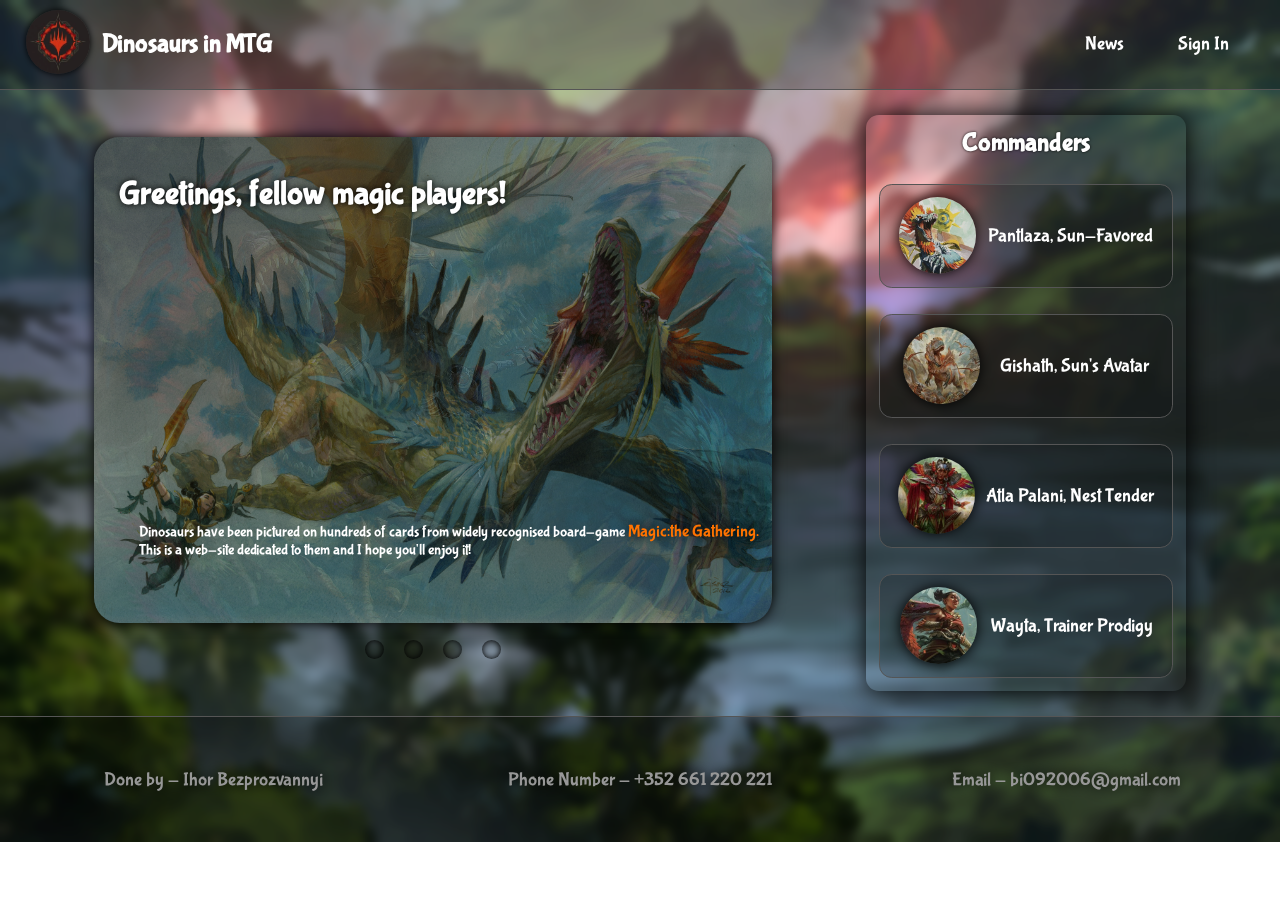
<file: index.html>
<!DOCTYPE html>
<html lang="en">

<head>
    <meta charset="UTF-8">
    <meta name="viewport" content="width=device-width, initial-scale=1.0">

    <link rel="stylesheet" href="css/style.css">
    <link rel="stylesheet" href="css/phone_main.css">

    <link rel="preconnect" href="https://fonts.googleapis.com">
    <link rel="preconnect" href="https://fonts.gstatic.com" crossorigin>
    <link href="https://fonts.googleapis.com/css2?family=Bubblegum+Sans&display=swap" rel="stylesheet">

    <link rel="preconnect" href="https://fonts.googleapis.com">
    <link rel="preconnect" href="https://fonts.gstatic.com" crossorigin>
    <link href="https://fonts.googleapis.com/css2?family=Rubik+Burned&family=Shantell+Sans:ital,wght@0,300..800;1,300..800&display=swap" rel="stylesheet">
    
    <title>Dinos</title>
</head>

<body onload="galleryOn()">
    <header>
        <div>
            <a href="index.html"><img src="img/logo.jpg" alt="" class="logo"></a>
            <h1>Dinosaurs in MTG</h1>
        </div>
        <nav>
            <a href="news.html">News</a>
            <a href="sign_in.html">Sign In</a>
        </nav>
    </header>
    <main>
        <div class="GreetingsDiv">
            <div class="EntranceDiv">
                <div class="EntranceTitleDiv">
                    <h1>Greetings, fellow magic players!</h1>
                </div>
                <div class="EntranceTextDiv">
                    <p>
                        Dinosaurs have been pictured on hundreds of cards from widely recognised board-game <span class="Magic">Magic:the Gathering.</span> 
                    </p>
                    <p>
                        This is a web-site dedicated to them and I hope you'll enjoy it! 
                    </p>
                </div>
                <img class="slide1" src="img/sample1.jpg" alt="">
                <img class="slide2" src="img/sample2.jpg" alt="">
            </div>
            <form action="">
                <input type="radio" name="img" id="img0" class="radio" onclick="changeManual(this)">
                <input type="radio" name="img" id="img1" class="radio" onclick="changeManual(this)">
                <input type="radio" name="img" id="img2" class="radio" onclick="changeManual(this)">
                <input type="radio" name="img" id="img3" class="radio" onclick="changeManual(this)">
            </form>
        </div>  
        <div class="CommandersDiv">
            <div class="CommandersGridDiv">
                <h2>Commanders</h2>
                <div class="GridElementDiv">
                    <img src="img/pantlaza icon.jpg" alt="Pantlaza">
                    <a href="pantlaza.html">Pantlaza, Sun-Favored</a>
                </div>
                <div class="GridElementDiv">
                    <img src="img/gishath icon.jpg" alt="Gishath">
                    <a href="gishath.html">Gishath, Sun's Avatar</a>
                </div>
                <div class="GridElementDiv">
                    <img src="img/alta palani icon.jpg" alt="Atla Palani">
                    <a href="atla_palani.html">Atla Palani, Nest Tender</a>
                </div>
                <div class="GridElementDiv">
                    <img src="img/wayta icon.jpg" alt="Wayta">
                    <a href="wayta.html">Wayta, Trainer Prodigy</a>
                </div>
            </div>
        </div>
    </main>
    <footer>
        <p>Done by - Ihor Bezprozvannyi</p>
        <p>Phone Number - +352 661 220 221</p>
        <p>Email - bi092006@gmail.com</p>
    </footer>
    <script src="js/script.js"></script>
    <script src="https://ajax.googleapis.com/ajax/libs/jquery/3.7.1/jquery.min.js"></script>
</body>

</html>
</file>
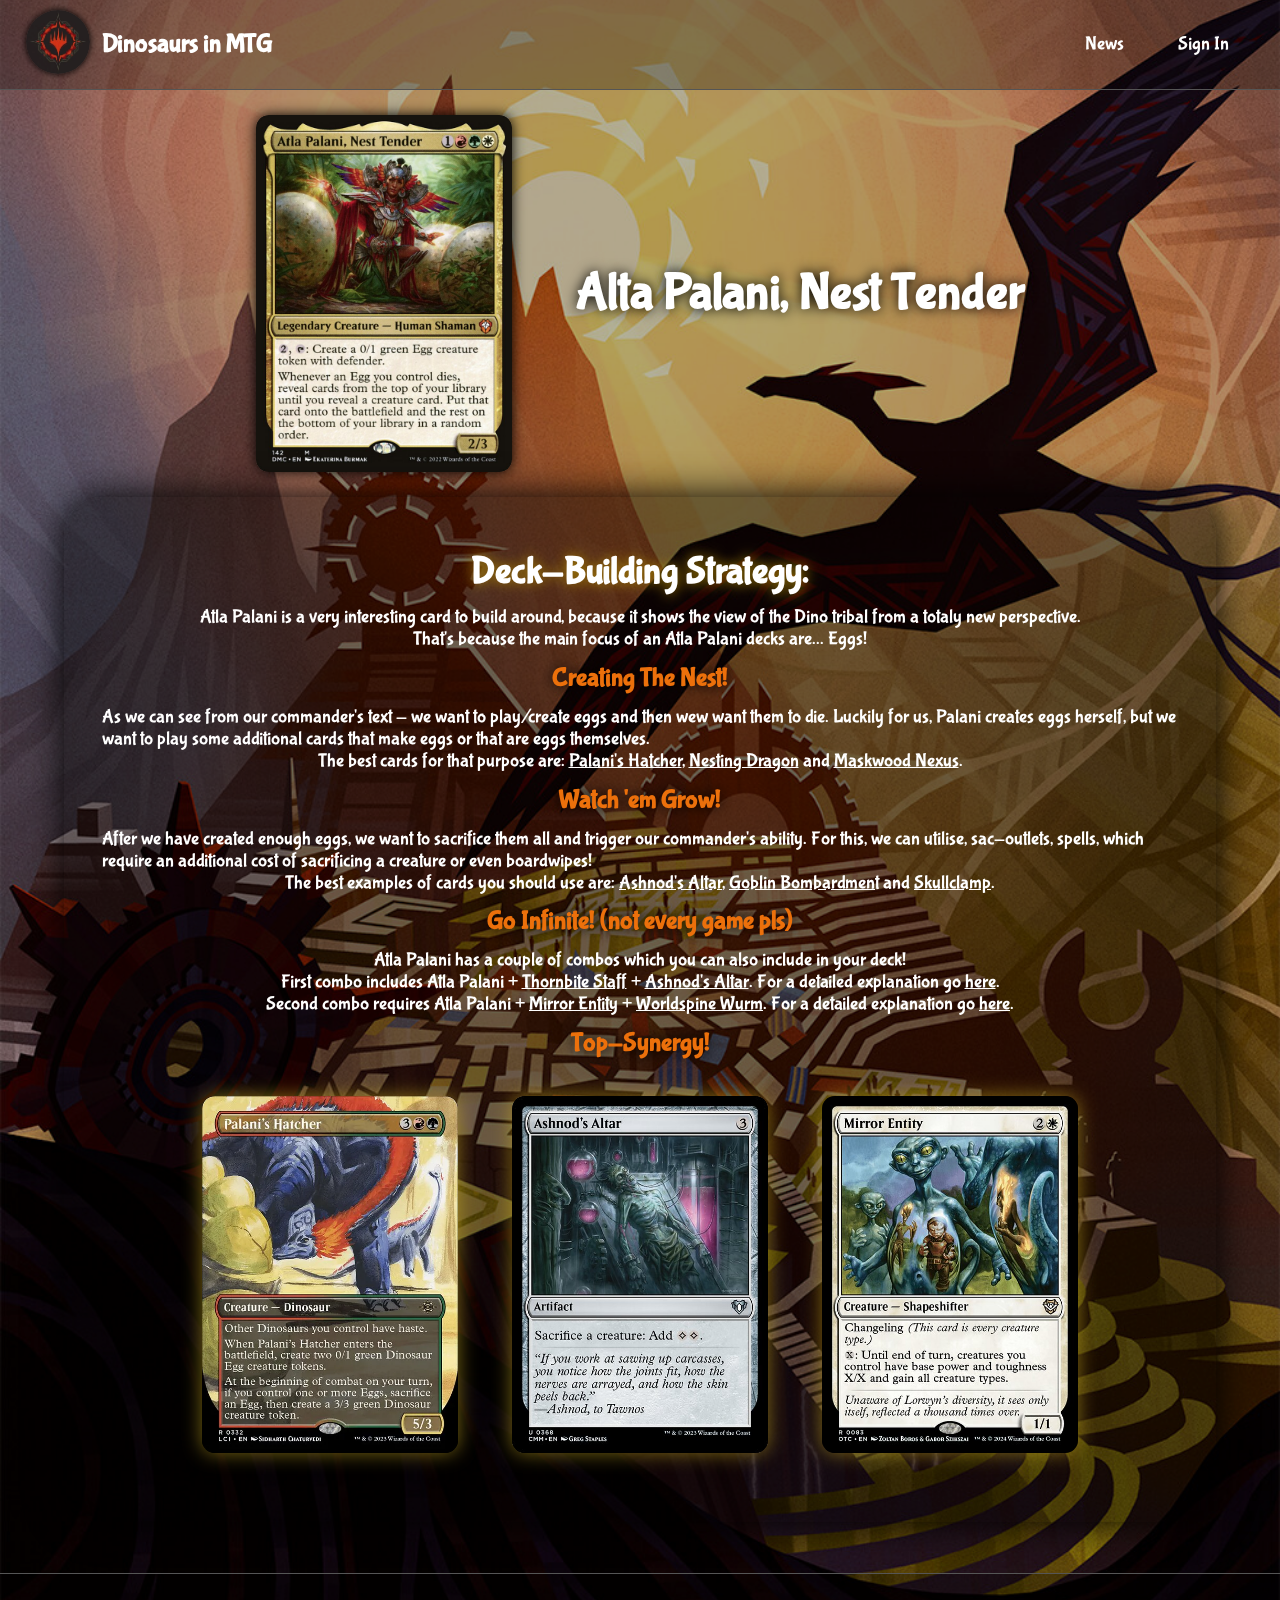
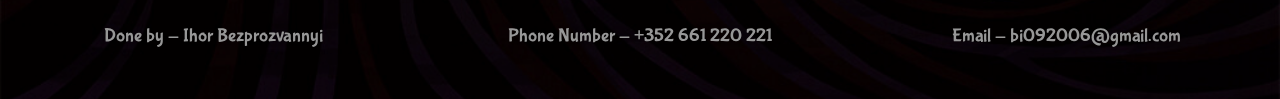
<file: atla_palani.html>
<!DOCTYPE html>
<html lang="en">
<head>
    <meta charset="UTF-8">
    <meta name="viewport" content="width=device-width, initial-scale=1.0">
    
    <link rel="stylesheet" href="css/commanders.css">
    <link rel="stylesheet" href="css/phone_commander.css">

    <link rel="preconnect" href="https://fonts.googleapis.com">
    <link rel="preconnect" href="https://fonts.gstatic.com" crossorigin>
    <link href="https://fonts.googleapis.com/css2?family=Bubblegum+Sans&display=swap" rel="stylesheet">

    <link rel="preconnect" href="https://fonts.googleapis.com">
    <link rel="preconnect" href="https://fonts.gstatic.com" crossorigin>
    <link href="https://fonts.googleapis.com/css2?family=Rubik+Burned&family=Shantell+Sans:ital,wght@0,300..800;1,300..800&display=swap" rel="stylesheet">

    <title>Document</title>
</head>
<body
    style=" background-image: url(img/alta_palani_back.jpg);
            background-position: center;
            background-repeat: no-repeat;
            background-size: cover  ;
            backdrop-filter: brightness(70%);
            ">
    <header>
        <div>
            <a href="index.html"><img src="img/logo.jpg" alt="" class="logo"></a>
            <h1>Dinosaurs in MTG</h1>
        </div>
        <nav>
            <a href="news.html">News</a>
            <a href="sign_in.html">Sign In</a>
        </nav>
    </header>
    <main>
        <div class="CommanderPreviewDiv">
            <img src="img/atla_palani_card.jpg" alt="">
            <h1>Alta Palani, Nest Tender</h1>
        </div>
        <div class="DescriptionDiv">
            <h1>Deck-Building Strategy:</h1>
            <p>
                Atla Palani is a very interesting card to build around, because it shows the view of the Dino tribal from a totaly new perspective.
            </p>
            <p>
                That's because the main focus of an Atla Palani decks are... Eggs!
            </p>
            <h2>Creating The Nest!</h2>
            <p>
                As we can see from our commander's text - we want to play/create eggs and then wew want them to die. 
                Luckily for us, Palani creates eggs herself, but we want to play some additional cards that make eggs or that are eggs themselves.
            </p>
            <p>
                The best cards for that purpose are: 
                <a href="https://scryfall.com/card/lci/237/palanis-hatcher">Palani's Hatcher</a>, <a href="https://scryfall.com/card/otc/176/nesting-dragon">Nesting Dragon</a> and <a href="https://scryfall.com/card/clb/865/maskwood-nexus">Maskwood Nexus</a>.
            </p>
            <h2>Watch 'em Grow!</h2>
            <p>
                After we have created enough eggs, we want to sacrifice them all and trigger our commander's ability.
                For this, we can utilise, sac-outlets, spells, which require an additional cost of sacrificing a creature or even boardwipes!
            </p>
            <p>
                The best examples of cards you should use are: 
                <a href="https://scryfall.com/card/cmm/368/ashnods-altar">Ashnod's Altar</a>, <a href="https://scryfall.com/card/mh2/279/goblin-bombardment">Goblin Bombardment</a> and <a href="https://scryfall.com/card/moc/379/skullclamp">Skullclamp</a>.
            </p>
            <h2>Go Infinite! (not every game pls)</h2>
            <p>
                Atla Palani has a couple of combos which you can also include in your deck!
            </p>
            <p>
                First combo includes Atla Palani + <a href="https://scryfall.com/card/mor/145/thornbite-staff">Thornbite Staff</a> + <a href="https://scryfall.com/card/cmm/368/ashnods-altar">Ashnod's Altar</a>. For a detailed explanation go <a href="https://edhrec.com/combos/naya/240-2034-2178">here</a>.
            </p>
            <p>
                Second combo requires Atla Palani + <a href="https://scryfall.com/card/otc/83/mirror-entity">Mirror Entity</a> + <a href="https://scryfall.com/card/dsc/206/worldspine-wurm">Worldspine Wurm</a>. For a detailed explanation go <a href="https://edhrec.com/combos/naya/240-4486-5209">here</a>.
            </p>
            <h2>Top-Synergy!</h2>
            <div>
                <img src="img/haste1.webp" alt="">
                <img src="img/ashnods_altar.jpg" alt="">
                <img src="img/mirror_entity.jpg" alt="">
            </div>
        </div>
    </main>
    <footer>
        <p>Done by - Ihor Bezprozvannyi</p>
        <p>Phone Number - +352 661 220 221</p>
        <p>Email - bi092006@gmail.com</p>
    </footer>
</body>
</file>
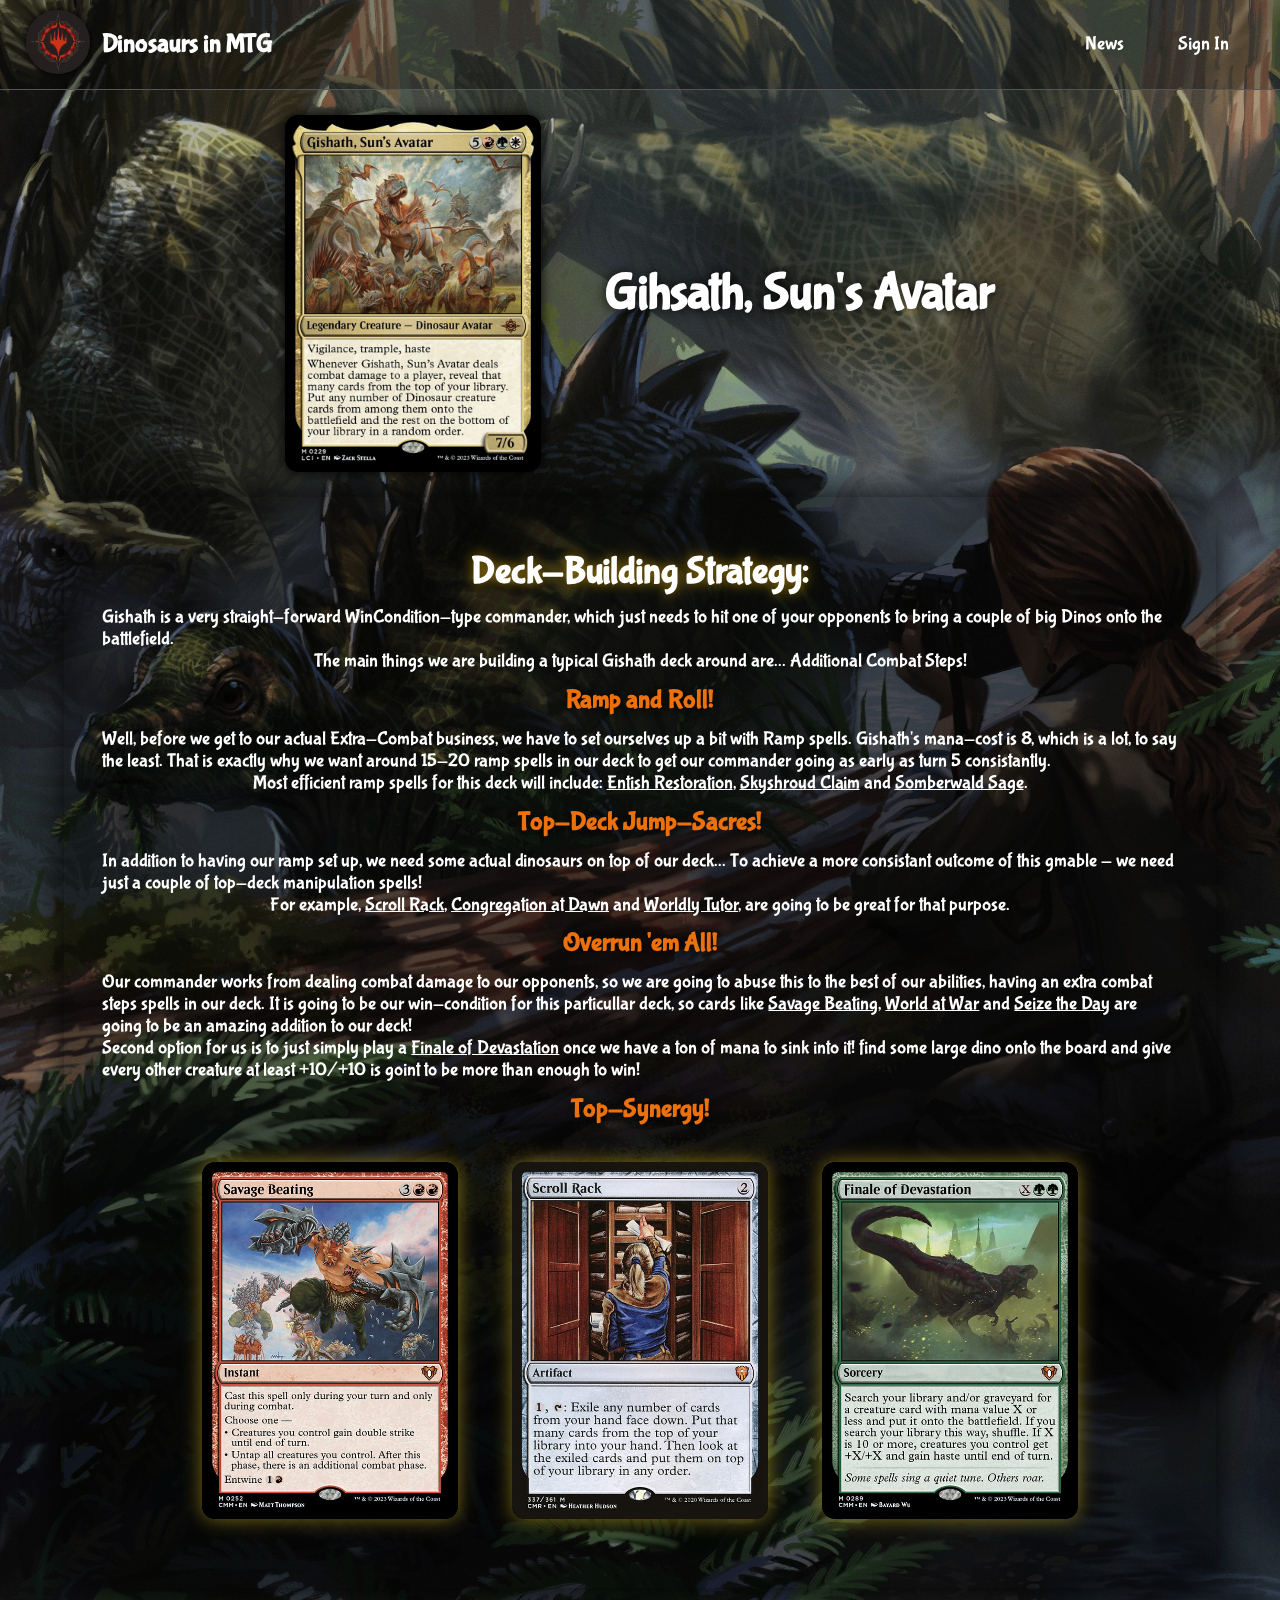
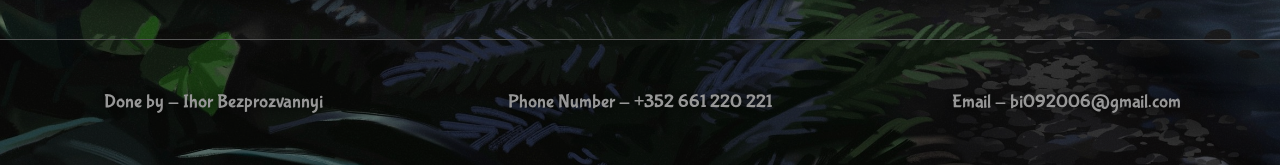
<file: gishath.html>
<!DOCTYPE html>
<html lang="en">
<head>
    <meta charset="UTF-8">
    <meta name="viewport" content="width=device-width, initial-scale=1.0">
    
    <link rel="stylesheet" href="css/commanders.css">
    <link rel="stylesheet" href="css/phone_commander.css">

    <link rel="preconnect" href="https://fonts.googleapis.com">
    <link rel="preconnect" href="https://fonts.gstatic.com" crossorigin>
    <link href="https://fonts.googleapis.com/css2?family=Bubblegum+Sans&display=swap" rel="stylesheet">

    <link rel="preconnect" href="https://fonts.googleapis.com">
    <link rel="preconnect" href="https://fonts.gstatic.com" crossorigin>
    <link href="https://fonts.googleapis.com/css2?family=Rubik+Burned&family=Shantell+Sans:ital,wght@0,300..800;1,300..800&display=swap" rel="stylesheet">

    <title>Document</title>
</head>
<body
    style=" background-image: url(img/gishath_back.jpg);
            background-position: center;
            background-repeat: no-repeat;
            background-size: cover  ;
            backdrop-filter: brightness(70%);
            ">
    <header>
        <div>
            <a href="index.html"><img src="img/logo.jpg" alt="" class="logo"></a>
            <h1>Dinosaurs in MTG</h1>
        </div>
        <nav>
            <a href="news.html">News</a>
            <a href="sign_in.html">Sign In</a>
        </nav>
    </header>
    <main>
        <div class="CommanderPreviewDiv">
            <img src="img/gishath_card.jpg" alt="">
            <h1>Gihsath, Sun's Avatar</h1>
        </div>
        <div class="DescriptionDiv">
            <h1>Deck-Building Strategy:</h1>
            <p>
                Gishath is a very straight-forward WinCondition-type commander, which just needs to hit one of your opponents to bring a couple of big Dinos onto the battlefield.
            </p>
            <p>
                The main things we are building a typical Gishath deck around are... Additional Combat Steps!
            </p>
            <h2>Ramp and Roll!</h2>
            <p>
                Well, before we get to our actual Extra-Combat business, we have to set ourselves up a bit with Ramp spells. 
                Gishath's mana-cost is 8, which is a lot, to say the least.
                That is exactly why we want around 15-20 ramp spells in our deck to get our commander going as early as turn 5 consistantly. 
            </p>
            <p>
                Most efficient ramp spells for this deck will include: 
                <a href="https://scryfall.com/card/ltr/163/entish-restoration">Entish Restoration</a>, <a href="https://scryfall.com/card/cmm/321/skyshroud-claim">Skyshroud Claim</a> and <a href="https://scryfall.com/card/mic/144/somberwald-sage">Somberwald Sage</a>.
            </p>
            <h2>Top-Deck Jump-Sacres!</h2>
            <p>
                In addition to having our ramp set up, we need some actual dinosaurs on top of our deck... 
                To achieve a more consistant outcome of this gmable - we need just a couple of top-deck manipulation spells!
            </p>
            <p>
                For example, <a href="https://scryfall.com/card/cmr/337/scroll-rack">Scroll Rack</a>, <a href="https://scryfall.com/card/rav/198/congregation-at-dawn">Congregation at Dawn</a> and <a href="https://scryfall.com/card/dmr/185/worldly-tutor">Worldly Tutor</a>, 
                are going to be great for that purpose.
            </p>
            <h2>Overrun 'em All!</h2>
            <p>
                Our commander works from dealing combat damage to our opponents, so we are going to abuse this to the best of our abilities, having an extra combat steps spells in our deck.
                It is going to be our win-condition for this particullar deck, so cards like <a href="https://scryfall.com/card/cmm/252/savage-beating">Savage Beating</a>, <a href="https://scryfall.com/card/roe/172/world-at-war">World at War</a> and <a href="https://scryfall.com/card/uma/147/seize-the-day">Seize the Day</a>
                are going to be an amazing addition to our deck!
            </p>
            <p>
                Second option for us is to just simply play a <a href="https://scryfall.com/card/cmm/289/finale-of-devastation">Finale of Devastation</a> once we have a ton of mana to sink into it!
                find some large dino onto the board and give every other creature at least +10/+10 is goint to be more than enough to win!
            </p>
            <h2>Top-Synergy!</h2>
            <div>
                <img src="img/savage_beating.jpg" alt="">
                <img src="img/scroll_rack.jpg" alt="">
                <img src="img/finale_of_devastation.jpg" alt="">
            </div>
        </div>
    </main>
    <footer>
        <p>Done by - Ihor Bezprozvannyi</p>
        <p>Phone Number - +352 661 220 221</p>
        <p>Email - bi092006@gmail.com</p>
    </footer>
</body>
</file>
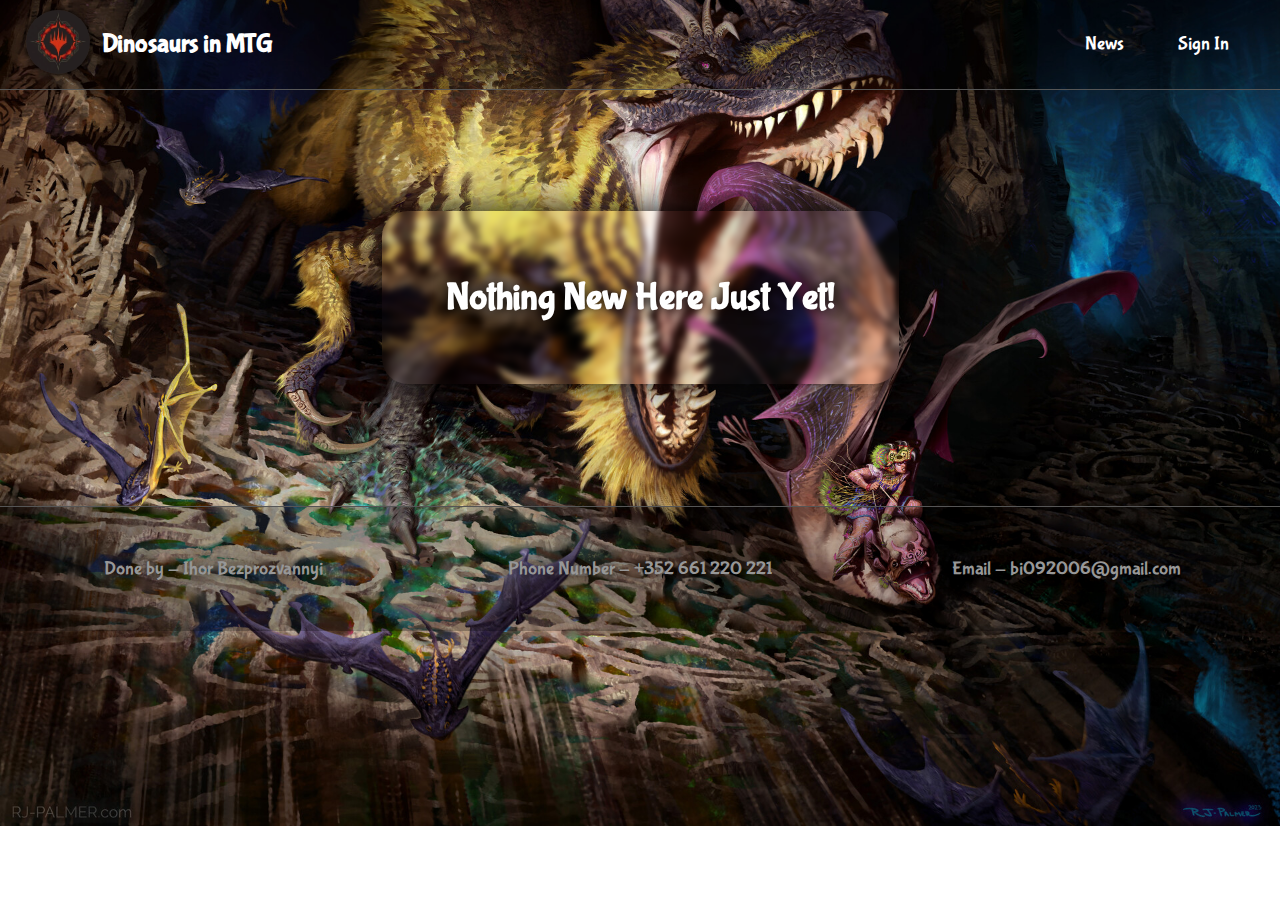
<file: news.html>
<!DOCTYPE html>
<html lang="en">

<head>
    <meta charset="UTF-8">
    <meta name="viewport" content="width=device-width, initial-scale=1.0">

    <link rel="stylesheet" href="css/news.css">
    <link rel="stylesheet" href="css/phone_news.css">

    <link rel="preconnect" href="https://fonts.googleapis.com">
    <link rel="preconnect" href="https://fonts.gstatic.com" crossorigin>
    <link href="https://fonts.googleapis.com/css2?family=Bubblegum+Sans&display=swap" rel="stylesheet">

    <link rel="preconnect" href="https://fonts.googleapis.com">
    <link rel="preconnect" href="https://fonts.gstatic.com" crossorigin>
    <link href="https://fonts.googleapis.com/css2?family=Rubik+Burned&family=Shantell+Sans:ital,wght@0,300..800;1,300..800&display=swap" rel="stylesheet">
    
    <title>Dinos</title>
</head>

<body>
    <header>
        <div>
            <a href="index.html"><img src="img/logo.jpg" alt="" class="logo"></a>
            <h1>Dinosaurs in MTG</h1>
        </div>
        <nav>
            <a href="news.html">News</a>
            <a href="sign_in.html">Sign In</a>
        </nav>
    </header>
    <main>
        <div class="NothingNewDiv">
            <h1>Nothing New Here Just Yet!</h1>
        </div>
    </main>
    <footer>
        <p>Done by - Ihor Bezprozvannyi</p>
        <p>Phone Number - +352 661 220 221</p>
        <p>Email - bi092006@gmail.com</p>
    </footer>
</body>

</html>
</file>
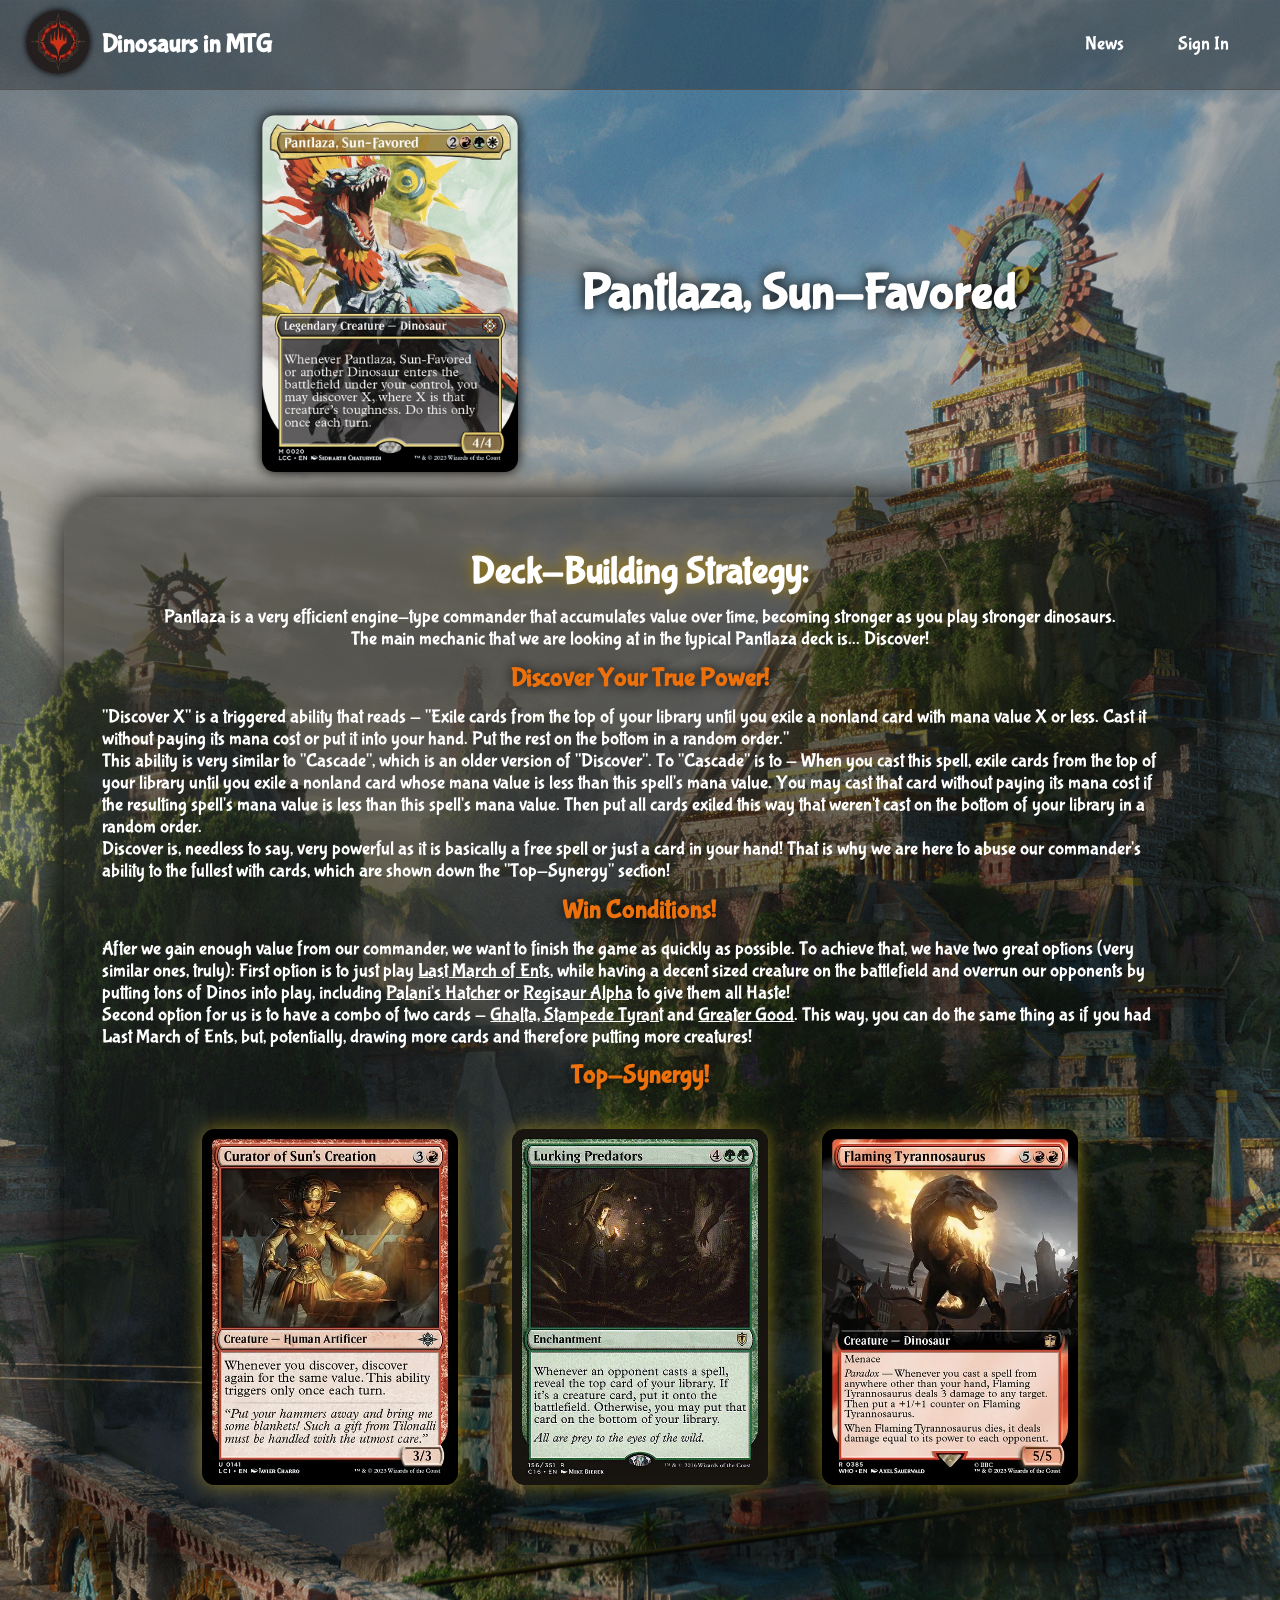
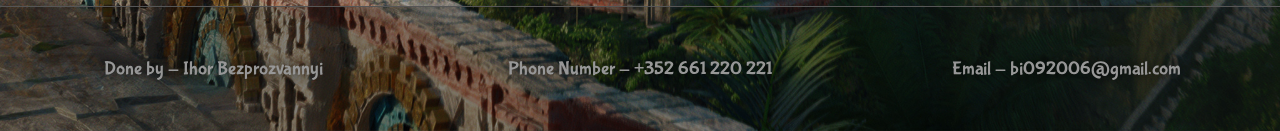
<file: pantlaza.html>
<!DOCTYPE html>
<html lang="en">
<head>
    <meta charset="UTF-8">
    <meta name="viewport" content="width=device-width, initial-scale=1.0">
    
    <link rel="stylesheet" href="css/commanders.css">
    <link rel="stylesheet" href="css/phone_commander.css">

    <link rel="preconnect" href="https://fonts.googleapis.com">
    <link rel="preconnect" href="https://fonts.gstatic.com" crossorigin>
    <link href="https://fonts.googleapis.com/css2?family=Bubblegum+Sans&display=swap" rel="stylesheet">

    <link rel="preconnect" href="https://fonts.googleapis.com">
    <link rel="preconnect" href="https://fonts.gstatic.com" crossorigin>
    <link href="https://fonts.googleapis.com/css2?family=Rubik+Burned&family=Shantell+Sans:ital,wght@0,300..800;1,300..800&display=swap" rel="stylesheet">

    <title>Document</title>
</head>
<body
    style=" background-image: url(img/pantlaza_back.jpg);
            background-position: center;
            background-repeat: no-repeat;
            background-size: cover  ;
            backdrop-filter: brightness(70%);
            ">
    <header>
        <div>
            <a href="index.html"><img src="img/logo.jpg" alt="" class="logo"></a>
            <h1>Dinosaurs in MTG</h1>
        </div>
        <nav>
            <a href="news.html">News</a>
            <a href="sign_in.html">Sign In</a>
        </nav>
    </header>
    <main>
        <div class="CommanderPreviewDiv">
            <img src="img/pantlaza_card.jpg" alt="">
            <h1>Pantlaza, Sun-Favored</h1>
        </div>
        <div class="DescriptionDiv">
            <h1>Deck-Building Strategy:</h1>
            <p>
                Pantlaza is a very efficient engine-type commander that accumulates value over time, becoming stronger as you play stronger dinosaurs. 
            </p>
            <p>
                The main mechanic that we are looking at in the typical Pantlaza deck is... Discover!
            </p>
            <h2>Discover Your True Power!</h2>
            <p>
                "Discover X" is a triggered ability that reads - 
                "Exile cards from the top of your library until you exile a nonland card with mana value X or less. 
                Cast it without paying its mana cost or put it into your hand. Put the rest on the bottom in a random order." 
            </p>
            <p>
                This ability is very similar to "Cascade", which is an older version of "Discover". To "Cascade" is to - When you cast this spell, exile cards from the top of your library until you exile a nonland card whose mana value is less than this spell's mana value. 
                You may cast that card without paying its mana cost if the resulting spell's mana value is less than this spell's mana value. 
                Then put all cards exiled this way that weren't cast on the bottom of your library in a random order.
            </p>
            <p>
                Discover is, needless to say, very powerful as it is basically a free spell or just a card in your hand! 
                That is why we are here to abuse our commander's ability to the fullest with cards, which are shown down the "Top-Synergy" section!
            </p>
            <h2>Win Conditions!</h2>
            <p>
                After we gain enough value from our commander, we want to finish the game as quickly as possible. To achieve that, we have two great options (very similar ones, truly):
                First option is to just play <a href="https://scryfall.com/card/ltr/172/last-march-of-the-ents">Last March of Ents</a>, while having a decent sized creature on the battlefield and overrun our opponents by putting tons of Dinos into play,
                including <a href="https://scryfall.com/card/lci/237/palanis-hatcher">Palani's Hatcher</a> or <a href="https://scryfall.com/card/lcc/286/regisaur-alpha">Regisaur Alpha</a> to give them all Haste!
            </p>
            <p>
                Second option for us is to have a combo of two cards - <a href="https://scryfall.com/card/lci/185/ghalta-stampede-tyrant">Ghalta, Stampede Tyrant</a> and <a href="https://scryfall.com/card/afc/160/greater-good">Greater Good</a>.
                This way, you can do the same thing as if you had Last March of Ents, but, potentially, drawing more cards and therefore putting more creatures!
            </p>
            <h2>Top-Synergy!</h2>
            <div>
                <img src="img/ex1.webp" alt="">
                <img src="img/ex3.webp" alt="">
                <img src="img/ex2.webp" alt="">
            </div>
        </div>
    </main>
    <footer>
        <p>Done by - Ihor Bezprozvannyi</p>
        <p>Phone Number - +352 661 220 221</p>
        <p>Email - bi092006@gmail.com</p>
    </footer>
</body>
</file>
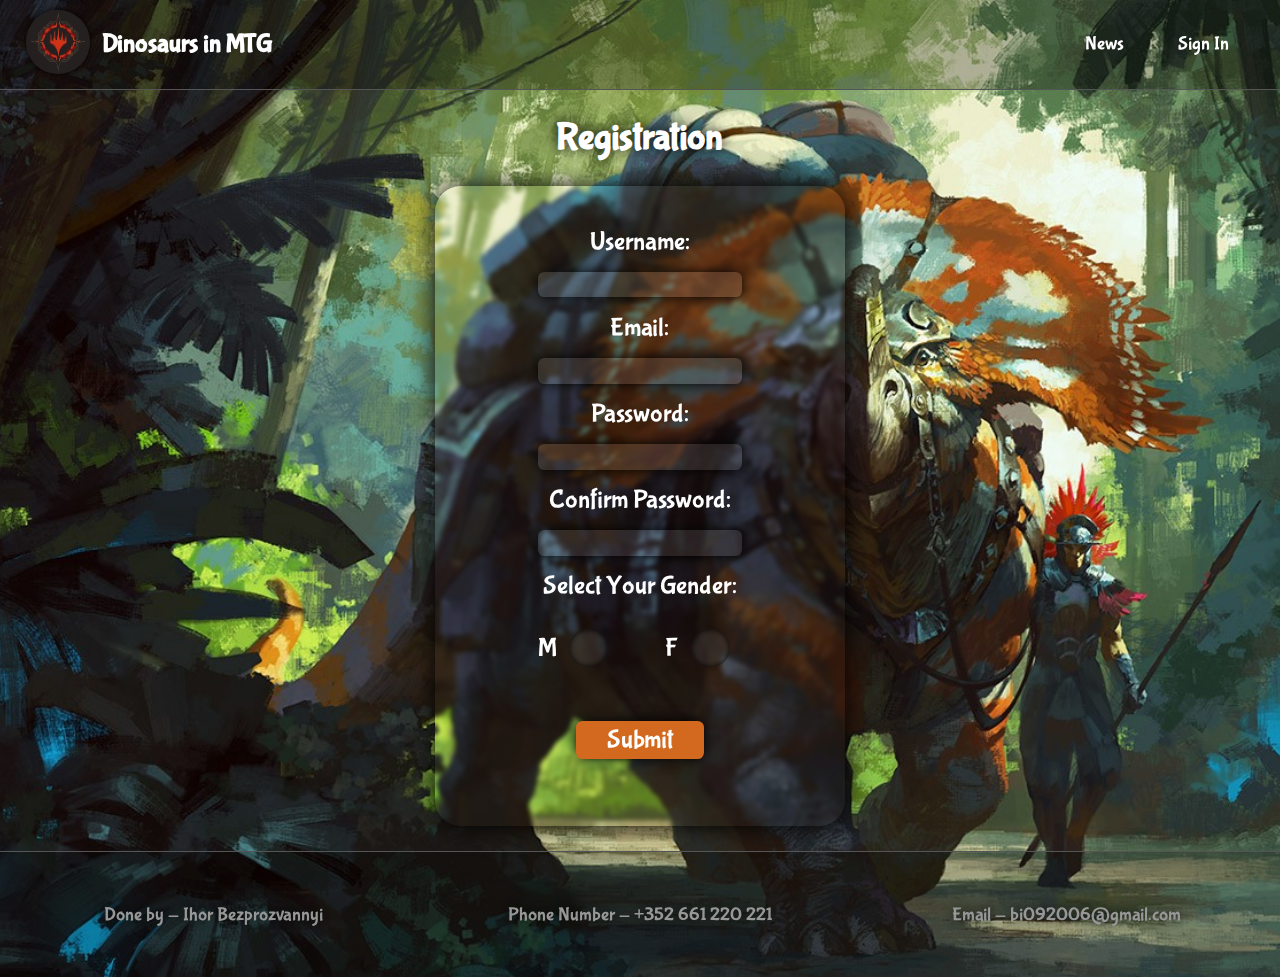
<file: register.html>
<!DOCTYPE html>
<html lang="en">
<head>
    <meta charset="UTF-8">
    <meta name="viewport" content="width=device-width, initial-scale=1.0">
    
    <link rel="stylesheet" href="css/register.css">
    <link rel="stylesheet" href="css/phone_form.css">

    <link rel="preconnect" href="https://fonts.googleapis.com">
    <link rel="preconnect" href="https://fonts.gstatic.com" crossorigin>
    <link href="https://fonts.googleapis.com/css2?family=Bubblegum+Sans&display=swap" rel="stylesheet">

    <link rel="preconnect" href="https://fonts.googleapis.com">
    <link rel="preconnect" href="https://fonts.gstatic.com" crossorigin>
    <link href="https://fonts.googleapis.com/css2?family=Rubik+Burned&family=Shantell+Sans:ital,wght@0,300..800;1,300..800&display=swap" rel="stylesheet">

    <title>Document</title>
</head>
<body>
    <header>
        <div>
            <a href="index.html"><img src="img/logo.jpg" alt="" class="logo"></a>
            <h1>Dinosaurs in MTG</h1>
        </div>
        <nav>
            <a href="news.html">News</a>
            <a href="sign_in.html">Sign In</a>
        </nav>
    </header>
    <main>
        <div class="FormDiv">
            <h1>Registration</h1>
            <form action="pass">
                
                <label for="Username">Username:</label><input type="text" id="Username">
                <label for="Email">Email:</label><input type="email" id="Email">
                <label for="Pass">Password:</label><input type="password" id="Pass">
                <label for="Pass">Confirm Password:</label><input type="password" id="Pass">
                <label for="Gender">Select Your Gender:</label>
                <div id="Gender">
                    <div class="M"><label for="M">M</label><input type="radio" id="M" name="Gender" class="radio"></div>
                    <div class="f"><label for="F">F</label><input type="radio" id="F" name="Gender" class="radio"></div>
                </div>
                <button>Submit</button>
            </form>
        </div>
    </main>
    <footer>
        <p>Done by - Ihor Bezprozvannyi</p>
        <p>Phone Number - +352 661 220 221</p>
        <p>Email - bi092006@gmail.com</p>
    </footer>
</body>
</html>
</file>
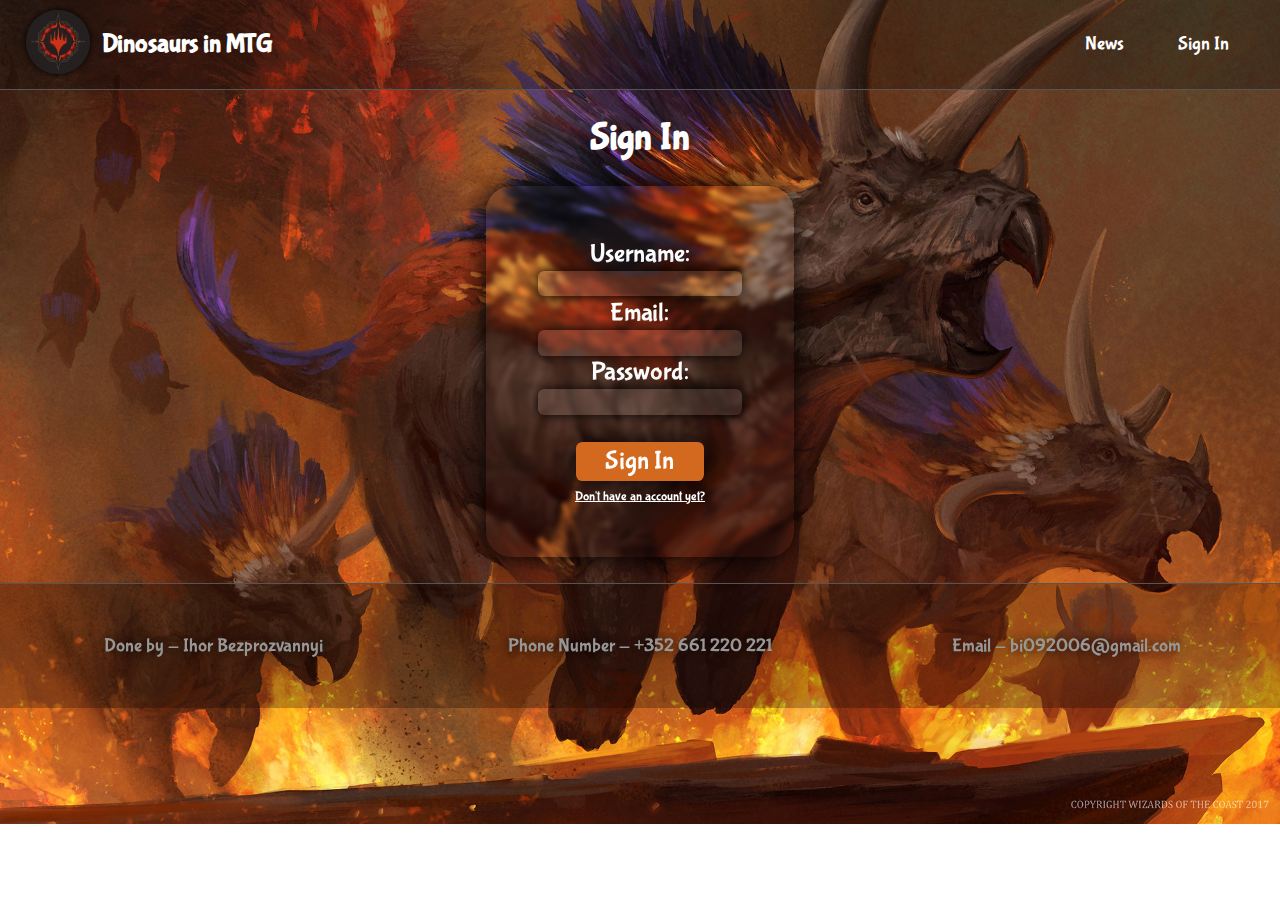
<file: sign_in.html>
<!DOCTYPE html>
<html lang="en">
<head>
    <meta charset="UTF-8">
    <meta name="viewport" content="width=device-width, initial-scale=1.0">
    
    <link rel="stylesheet" href="css/sign_in.css">
    <link rel="stylesheet" href="css/phone_form.css">

    <link rel="preconnect" href="https://fonts.googleapis.com">
    <link rel="preconnect" href="https://fonts.gstatic.com" crossorigin>
    <link href="https://fonts.googleapis.com/css2?family=Bubblegum+Sans&display=swap" rel="stylesheet">

    <link rel="preconnect" href="https://fonts.googleapis.com">
    <link rel="preconnect" href="https://fonts.gstatic.com" crossorigin>
    <link href="https://fonts.googleapis.com/css2?family=Rubik+Burned&family=Shantell+Sans:ital,wght@0,300..800;1,300..800&display=swap" rel="stylesheet">

    <title>Document</title>
</head>
<body>
    <header>
        <div>
            <a href="index.html"><img src="img/logo.jpg" alt="" class="logo"></a>
            <h1>Dinosaurs in MTG</h1>
        </div>
        <nav>
            <a href="news.html">News</a>
            <a href="sign_in.html">Sign In</a>
        </nav>
    </header>
    <main>
        <div class="FormDiv">
            <h1>Sign In</h1>
            <form action="pass">
                <label for="Username">Username:</label><input type="text" id="Username">
                <label for="Email">Email:</label><input type="email" id="Email">
                <label for="Pass">Password:</label><input type="password" id="Pass">
                <button>Sign In</button>
                <a class="register" href="register.html">Don't have an account yet?</a>
            </form>
        </div>
    </main>
    <footer>
        <p>Done by - Ihor Bezprozvannyi</p>
        <p>Phone Number - +352 661 220 221</p>
        <p>Email - bi092006@gmail.com</p>
    </footer>
</body>
</html>
</file>
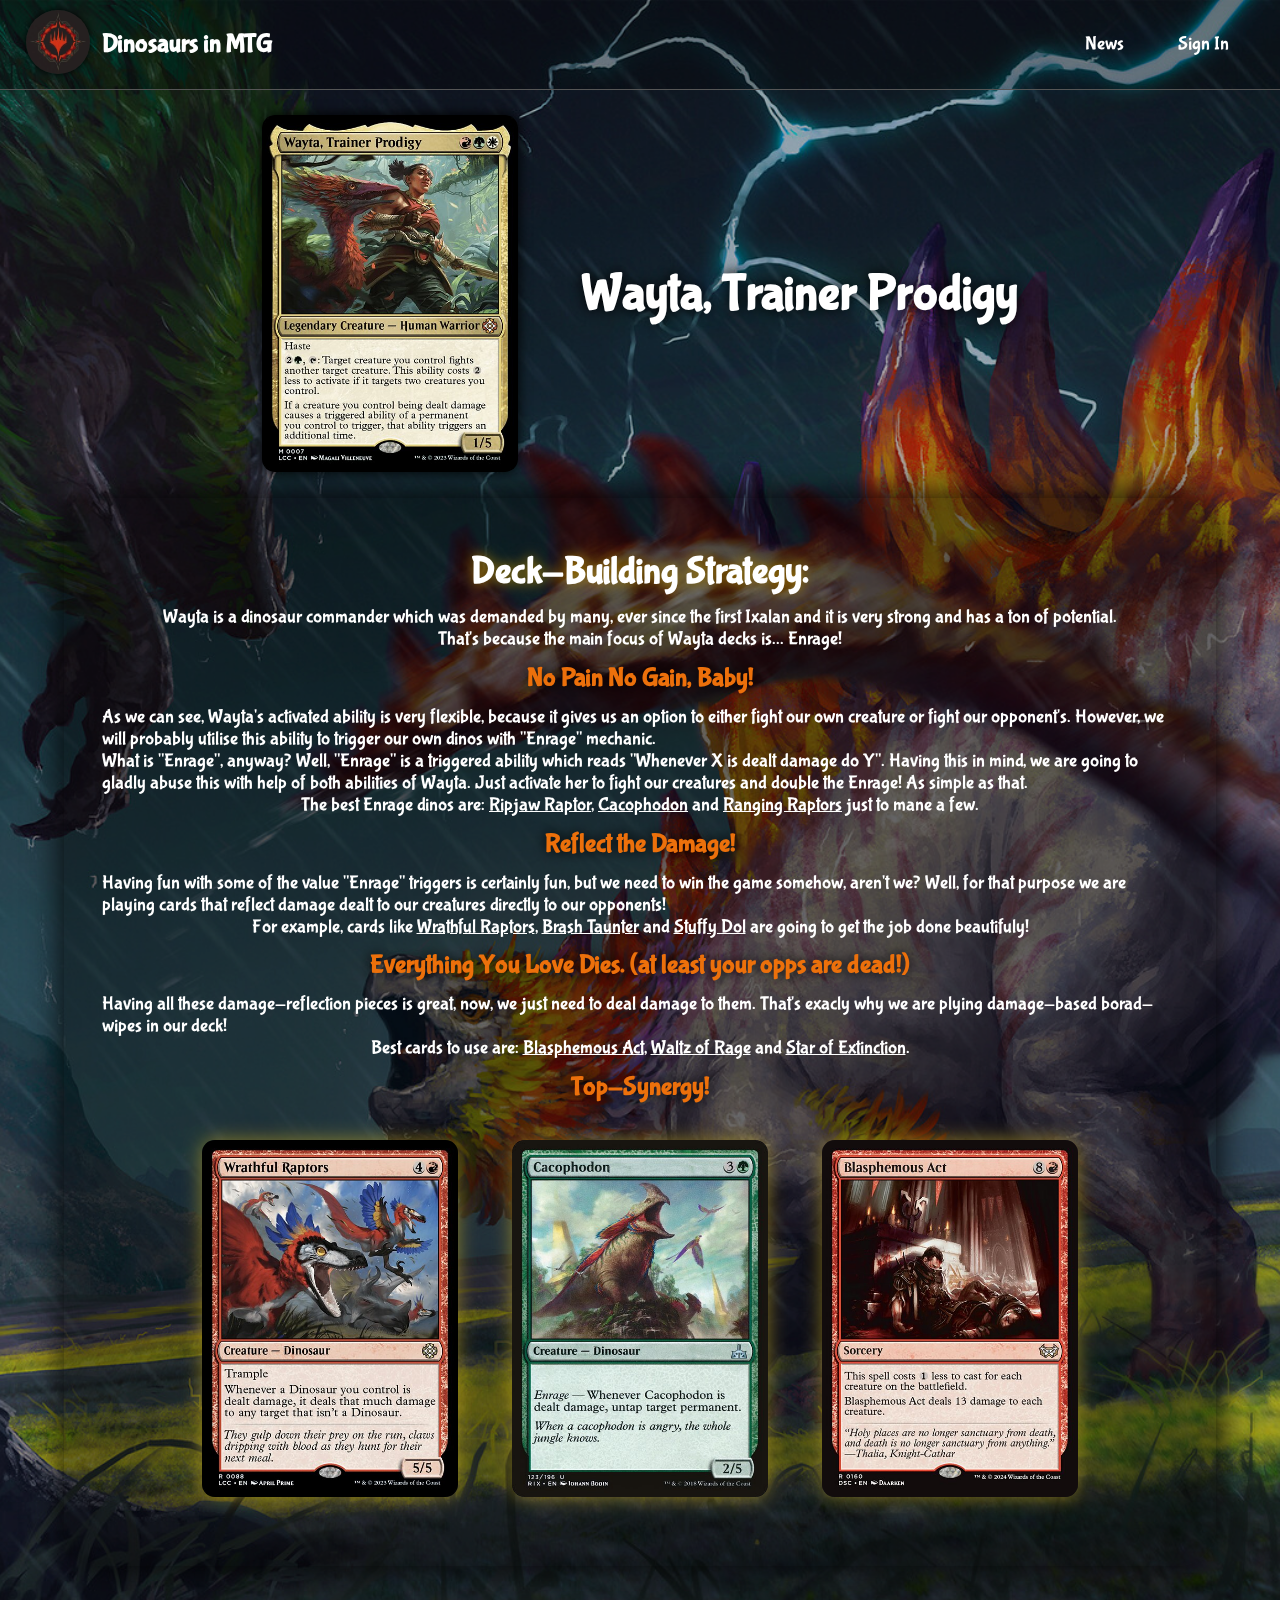
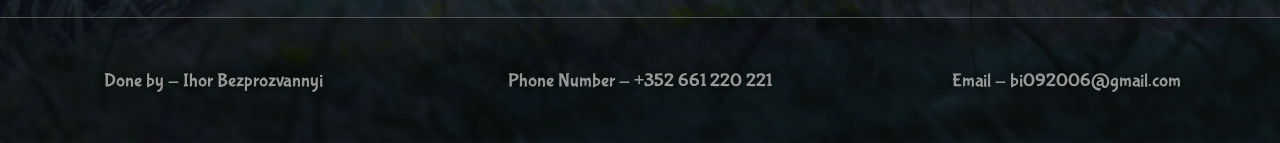
<file: wayta.html>
<!DOCTYPE html>
<html lang="en">
<head>
    <meta charset="UTF-8">
    <meta name="viewport" content="width=device-width, initial-scale=1.0">
    
    <link rel="stylesheet" href="css/commanders.css ">
    <link rel="stylesheet" href="css/phone_commander.css">

    <link rel="preconnect" href="https://fonts.googleapis.com">
    <link rel="preconnect" href="https://fonts.gstatic.com" crossorigin>
    <link href="https://fonts.googleapis.com/css2?family=Bubblegum+Sans&display=swap" rel="stylesheet">

    <link rel="preconnect" href="https://fonts.googleapis.com">
    <link rel="preconnect" href="https://fonts.gstatic.com" crossorigin>
    <link href="https://fonts.googleapis.com/css2?family=Rubik+Burned&family=Shantell+Sans:ital,wght@0,300..800;1,300..800&display=swap" rel="stylesheet">

    <title>Document</title>
</head>
<body
    style=" background-image: url(img/wayta_back.jpg);
            background-position: center;
            background-repeat: no-repeat;
            background-size: cover  ;
            backdrop-filter: brightness(70%);
            ">
    <header>
        <div>
            <a href="index.html"><img src="img/logo.jpg" alt="" class="logo"></a>
            <h1>Dinosaurs in MTG</h1>
        </div>
        <nav>
            <a href="news.html">News</a>
            <a href="sign_in.html">Sign In</a>
        </nav>
    </header>
    <main>
        <div class="CommanderPreviewDiv">
            <img src="img/wayta_card.jpg" alt="">
            <h1>Wayta, Trainer Prodigy</h1>
        </div>
        <div class="DescriptionDiv">
            <h1>Deck-Building Strategy:</h1>
            <p>
                Wayta is a dinosaur commander which was demanded by many, ever since the first Ixalan and it is very strong and has a ton of potential.
            </p>
            <p>
                That's because the main focus of Wayta decks is... Enrage!
            </p>
            <h2>No Pain No Gain, Baby!</h2>
            <p>
                As we can see, Wayta's activated ability is very flexible, because it gives us an option to either fight our own creature or fight our opponent's.
                However, we will probably utilise this ability to trigger our own dinos with "Enrage" mechanic.
            </p>
            <p>
                What is "Enrage", anyway? Well, "Enrage" is a triggered ability which reads "Whenever X is dealt damage do Y". 
                Having this in mind, we are going to gladly abuse this with help of both abilities of Wayta. 
                Just activate her to fight our creatures and double the Enrage! As simple as that. 
            </p>
            <p>
                The best Enrage dinos are: 
                <a href="https://scryfall.com/card/lcc/253/ripjaw-raptor">Ripjaw Raptor</a>, <a href="https://scryfall.com/card/rix/123/cacophodon">Cacophodon</a> and <a href="https://scryfall.com/card/lcc/249/ranging-raptors">Ranging Raptors</a> just to mane a few.
            </p>
            <h2>Reflect the Damage!</h2>
            <p>
                Having fun with some of the value "Enrage" triggers is certainly fun, but we need to win the game somehow, aren't we?
                Well, for that purpose we are playing cards that reflect damage dealt to our creatures directly to our opponents!
            </p>
            <p>
                For example, cards like 
                <a href="https://scryfall.com/card/lcc/88/wrathful-raptors">Wrathful Raptors</a>, <a href="https://scryfall.com/card/dsc/161/brash-taunter">Brash Taunter</a> and <a href="https://scryfall.com/card/clb/875/stuffy-doll">Stuffy Dol</a> are going to get the job done beautifuly!
            </p>
            <h2>Everything You Love Dies. (at least your opps are dead!)</h2>
            <p>
                Having all these damage-reflection pieces is great, now, we just need to deal damage to them. 
                That's exacly why we are plying damage-based borad-wipes in our deck!
            </p>
            <p>
                Best cards to use are: <a href="https://scryfall.com/card/dsc/160/blasphemous-act">Blasphemous Act</a>, <a href="https://scryfall.com/card/dsk/165/waltz-of-rage">Waltz of Rage</a> and <a href="https://scryfall.com/card/cmm/259/star-of-extinction">Star of Extinction</a>.
            </p>
            <h2>Top-Synergy!</h2>
            <div>
                <img src="img/wrathful_raptors.jpg" alt="">
                <img src="img/cacophodon.jpg" alt="">
                <img src="img/blasphemous_act.jpg" alt="">
            </div>
        </div>
    </main>
    <footer>
        <p>Done by - Ihor Bezprozvannyi</p>
        <p>Phone Number - +352 661 220 221</p>
        <p>Email - bi092006@gmail.com</p>
    </footer>
</body>
</file>
<file: css/style.css>
*{
    box-sizing: border-box;
    margin: 0;
    padding: 0;
    color: white;
    font-family:  "Bubblegum Sans", sans-serif;
}

body{
    width: 100%;
    height: 100%;
    background-image: url(../img/main_back.jpg);
    background-position: center;
    background-repeat: no-repeat;
    background-size: cover  ;
    backdrop-filter: blur(5px);
}


header{
    top: 0;
    position: sticky;
    z-index: 2;
    height: 7vw;
    padding: 0vw 2vw;
    display: flex;
    align-items: center;
    justify-content: space-between;
    background-color: #00000044;
    border-bottom: 0.1vw solid rgb(85, 85, 85);
}

header div{
    display: flex;
    align-items: center;
}
header div h1{
    font-size: 2vw;
}
.logo{
    margin-right: 1vw;
    width: 5vw;
    border-radius: 50%;
    transition: 0.3s ;
    filter: brightness(85%);
    box-shadow: 0 0 0.5vw black;
}
.logo:hover{
    box-shadow: 0 0 0.5vw rgb(71, 71, 71);
    transition: 0.3s ;
}
nav a{
    font-size: 1.5vw;
    margin: 0 2vw;
    text-decoration: none;
    transition: 0.2s;
}
nav a:hover{
    color: rgb(247, 126, 28) ;
    text-shadow: 0.1vw 0.1vw 0 rgb(83, 83, 83);
    font-size: 1.7vw;
    transition: font-size 0.2s, color 0.2s;
}
main{
    display: flex;
    align-items: center;
    justify-content: space-evenly;
    margin-top: 2vw;
}


.GreetingDiv{
    width: 60%;
}
.EntranceDiv{
    z-index: 0;
    position: relative;
    display: flex;
    align-items: center;
    box-shadow: 0vw 0vw 1vw rgb(0, 0, 0);
    border-radius: 2vw;
}
.slide1, .slide2{
    border-radius: 2vw;
    filter: brightness(60%);
    width: 53vw;
    height: 38vw;
}
.slide1{
    position: absolute;
}
.slide2{
    z-index: 2;
}
.slide1:hover{
    transition: 0.2s;
}
.EntranceTitleDiv{
    z-index: 1;
    font-size: 1.3vw;
    position: absolute;
    left: 2vw;
    top: 3vw;
    z-index: 3;
}
.EntranceTitleDiv h1{
    color: rgb(255, 255, 255);
    text-shadow: 0 0 0.5vw black;
}
.EntranceTextDiv{
    z-index: 1;
    font-size: 1.2vw;
    position: absolute;
    bottom: 5vw;
    right: 1vw;  
    z-index: 3;
}
.Magic{
    font-size: 1.3vw ;
    color: rgb(255, 115, 0);
    text-shadow: 0 0 1vw black;
}
form{
    display: flex;
    justify-content: center;
    margin-top: 0.5vw;
}
.radio{
    -webkit-appearance: none;
    display: block;
    margin: 10px;
    width: 1.5vw;
    height: 1.5vw;
    border-radius: 1vw;
    cursor: pointer;
    box-shadow: inset 0 0 0.5vw black; 
}
.radio:checked{
    background-color: rgba(0, 128, 0, 0.521);    
}


.CommandersDiv{
    box-shadow: 0vw 0vw 2vw rgb(0, 0, 0);
    background-color: #00000000;
    width: 25%;
    border-radius: 1vw;
    padding: 1vw;
    transition: 0.15s;
}
.CommandersDiv:hover{
    transition: 0.15s;
}
.CommandersGridDiv{
    display: grid;
    grid-template-columns: 1fr;
    position: relative;
    text-align: center;
}
.CommandersGridDiv h2{
    text-shadow: 0 0 0.2vw black;
    font-size: 2vw;
}
.GridElementDiv{
    background-color: #0000002d;
    display: flex;
    flex-direction: row;
    align-items: center;
    justify-content: space-around;
    margin-top: 2vw;
    font-size: 1.5vw;
    border-radius: 1vw;
    border: 0.1vw solid rgb(85, 85, 85);
    padding: 1vw;
    transition: 0.1s;
}
.GridElementDiv a{
    text-decoration: none;
}
.GridElementDiv:hover{
    background-color: rgba(0, 0, 0, 0.541); 
    transition: 0.1s;  
}
.GridElementDiv a:hover{
    color: rgb(247, 126, 28) ;
    text-shadow: 0 0 0.5vw black;
    transition: 0.1s;
}
.CommandersGridDiv img{
    filter: brightness(90%);
    width: 6vw;
    border-radius: 4vw;
    box-shadow: 0 0 1vw rgb(0, 0, 0);
}


footer{
    background-color: #00000041;
    margin-top: 2vw;
    position: relative;
    display: flex;
    text-align: center;
    border-top: 0.1vw solid rgb(85, 85, 85);
}
footer p {
    flex: 1;
    margin: 4vw 0 4vw 0;
    font-size: 1.5vw;
    color: rgb(151, 151, 151);
    text-shadow: 0 0 1vw rgb(0, 0, 0);
}
</file>
<file: css/phone_main.css>
@media screen and (max-width: 600px) {
    body{
        backdrop-filter: blur(1.5px);
    }
    main{
        flex-direction: column;
        min-height: 900px;
        justify-content: space-evenly;
    }
    header{
        height: 10vw;
    }
    header div h1{
        font-size: 4vw;
    }
    .logo{
        width: 8vw;
        margin-top: 2vw;
    }
    nav{
        display: flex;
    }
    nav a{
        font-size: 3vw;
    }
    nav a:hover{
        font-size: 3.5vw;

    }


    .EntranceTitleDiv{
        font-size: 2vw;
    }
    .EntranceTextDiv{
        font-size: 2.5vw;
    }
    .Magic{
        font-size: 2.5vw;
    }
    .EntranceDiv img{
        width: 80vw ;
        height: 60vw;
    }


    .CommandersDiv{
        border-radius: 3vw;
        width: 80%;
        height: 120vw;
    }
    .CommandersGridDiv{
        row-gap: 5vw;
        padding: 3vw;
    }
    .CommandersGridDiv h2{
        font-size: 4vw;
    }
    .GridElementDiv{
        justify-content: space-around;
        font-size: 3.5vw;
        border-radius: 3vw;
        padding: 2vw;
    }
    .CommandersGridDiv img{
        filter: brightness(90%);
        width: 15vw;
        border-radius: 50%;
    }


    footer p {
        font-size: 2vw;
    }
}
</file>
<file: css/commanders.css>
*{
    box-sizing: border-box;
    margin: 0;
    padding: 0;
    color: white;
    font-family:  "Bubblegum Sans", sans-serif;
}

header{
    top: 0;
    position: sticky;
    z-index: 2;
    height: 7vw;
    padding: 0vw 2vw;
    display: flex;
    align-items: center;
    justify-content: space-between;
    background-color: #00000044;
    border-bottom: 0.1vw solid rgb(85, 85, 85);
}

header div{
    display: flex;
    align-items: center;
}
header div h1{
    font-size: 2vw;
}
.logo{
    margin-right: 1vw;
    width: 5vw;
    border-radius: 50%;
    transition: 0.3s ;
    filter: brightness(85%);
    box-shadow: 0 0 0.5vw black;
}
.logo:hover{
    box-shadow: 0 0 0.5vw rgb(71, 71, 71);
    transition: 0.3s ;
}
nav a{
    font-size: 1.5vw;
    margin: 0 2vw;
    text-decoration: none;
    transition: 0.2s;
}
nav a:hover{
    color: rgb(247, 126, 28) ;
    text-shadow: 0.1vw 0.1vw 0 rgb(83, 83, 83);
    font-size: 1.7vw;
    transition: font-size 0.2s, color 0.2s;
}
main{
    display: flex;
    align-items: center;
    justify-content: space-evenly;
    margin-top: 2vw;
    flex-direction: column;
}


.CommanderPreviewDiv{
    display: flex;
    width: 100%;
    align-items: center;
    justify-content: center;
}
.CommanderPreviewDiv img{
    width: 20vw;
    border-radius: 1vw;
    box-shadow: 0 0 1vw black;
    margin-right: 5vw;
}
.CommanderPreviewDiv h1{
    font-size: 4vw;
    text-shadow: 0 0 1vw black;
}
.DescriptionDiv{
    padding: 3vw;
    margin: 2vw 5vw;
    border-radius: 3vw ;
    box-shadow: 0 0 3vw black;
    display: flex;
    flex-direction: column;
    align-items: center;
    background-color: #00000067;
    transition: 0.1s;
}
.DescriptionDiv:hover{
    box-shadow: 0 0 3.5vw black;
    transition: 0.1s;
}
.DescriptionDiv h1{
    text-shadow: 0 0 1vw  rgb(167, 129, 7);
    margin: 1vw;
    font-size: 3vw ;
}
.DescriptionDiv h2{
    text-shadow: 0 0 1vw black;
    color: rgb(236, 112, 11);
    margin: 1vw;
    font-size: 2vw;
}
.DescriptionDiv p{
    font-size: 1.5vw;
}
.DescriptionDiv img{
    width: 20vw;
    margin: 2vw;
    border-radius: 1vw;
    box-shadow: 0 0 1.5vw rgba(212, 179, 31, 0.568);
    transition: 0.1s;
}
.DescriptionDiv img:hover{
    transition: 0.1s;
    box-shadow: 0 0 1.5vw rgb(212, 179, 31);
}



footer{
    background-color: #00000041;
    margin-top: 2vw;
    position: relative;
    display: flex;
    text-align: center;
    border-top: 0.1vw solid rgb(85, 85, 85);
}
footer p {
    flex: 1;
    margin: 4vw 0 4vw 0;
    font-size: 1.5vw;
    color: rgb(151, 151, 151);
    text-shadow: 0 0 1vw rgb(0, 0, 0);
}
</file>
<file: css/phone_commander.css>
@media screen and (max-width: 600px){
    main{
        flex-direction: column;
        min-height: 900px;
        justify-content: space-evenly;
    }
    header{
        height: 10vw;
    }
    header div h1{
        font-size: 4vw;
    }
    .logo{
        width: 8vw;
        margin-top: 2vw;
    }
    nav{
        display: flex;
    }
    nav a{
        font-size: 3vw;
    }
    nav a:hover{
        font-size: 3.5vw;

    }


    .CommanderPreviewDiv{
        flex-direction: column;
    }
    .CommanderPreviewDiv img{
        width: 40vw;
        border-radius: 2vw ;
        margin: 0;
    }
    .CommanderPreviewDiv h1{
        font-size: 6vw;
    }
    .DescriptionDiv h1{ 
        font-size: 5vw ;
    }
    .DescriptionDiv h2{
        font-size: 3.5vw;
    }
    .DescriptionDiv p{
        font-size: 2.5vw;
        margin: 1vw 0vw;
    }
    .DescriptionDiv img{
        width: 25vw;
        margin: 1vw;
    }


    footer p {
        font-size: 2vw;
    }
}
</file>
<file: css/news.css>
*{
    box-sizing: border-box;
    margin: 0;
    padding: 0;
    color: white;
    font-family:  "Bubblegum Sans", sans-serif;
}

body{
    background-image: url(../img/news_back.jpg);
    background-position: center;
    background-repeat: no-repeat;
    background-size: cover  ;
}


header{
    top: 0;
    position: sticky;
    z-index: 2;
    height: 7vw;
    padding: 0vw 2vw;
    display: flex;
    align-items: center;
    justify-content: space-between;
    background-color: #00000044;
    border-bottom: 0.1vw solid rgb(85, 85, 85);
}

header div{
    display: flex;
    align-items: center;
}
header div h1{
    font-size: 2vw;
}
.logo{
    margin-right: 1vw;
    width: 5vw;
    border-radius: 50%;
    transition: 0.3s ;
    filter: brightness(85%);
    box-shadow: 0 0 0.5vw black;
}
.logo:hover{
    box-shadow: 0 0 0.5vw rgb(71, 71, 71);
    transition: 0.3s ;
}
nav a{
    font-size: 1.5vw;
    margin: 0 2vw;
    text-decoration: none;
    transition: 0.2s;
}
nav a:hover{
    color: rgb(247, 126, 28) ;
    text-shadow: 0.1vw 0.1vw 0 rgb(83, 83, 83);
    font-size: 1.7vw;
    transition: font-size 0.2s, color 0.2s;
}
main{
    display: flex;
    align-items: center;
    justify-content: space-evenly;
    margin-top: 2vw;
}


.NothingNewDiv{
    padding: 5vw;
    margin: 7.5vw;
    border-radius: 2vw;
    box-shadow: 0 0 3vw black;
    backdrop-filter: blur(3px);
}
.NothingNewDiv h1{
    font-size: 3vw;
    text-shadow: 0 0 1vw black;
}


footer{
    background-color: #00000041;
    margin-top: 2vw;
    position: relative;
    display: flex;
    text-align: center;
    border-top: 0.1vw solid rgb(85, 85, 85);
}
footer p {
    flex: 1;
    margin: 4vw 0 4vw 0;
    font-size: 1.5vw;
    color: rgb(151, 151, 151);
    text-shadow: 0 0 1vw rgb(0, 0, 0);
}
</file>
<file: css/phone_news.css>
@media screen and (max-width: 600px){
    main{
        flex-direction: column;
        min-height: 900px;
        justify-content: space-evenly;
    }
    header{
        height: 10vw;
    }
    header div h1{
        font-size: 4vw;
    }
    .logo{
        width: 8vw;
        margin-top: 2vw;
    }
    nav{
        display: flex;
    }
    nav a{
        font-size: 3vw;
    }
    nav a:hover{
        font-size: 3.5vw;

    }


    .NothingNewDiv{
        padding: 8vw 5vw;
        margin: 7.5vw;
        border-radius: 4vw;
        box-shadow: 0 0 3vw black;
        backdrop-filter: blur(3px);
    }
    .NothingNewDiv h1{
        font-size: 7vw;
        text-shadow: 0 0 1vw black;
    }
    

    footer p {
        font-size: 2vw;
    }
}
</file>
<file: css/register.css>
*{
    box-sizing: border-box;
    margin: 0;
    padding: 0;
    color: white;
    font-family:  "Bubblegum Sans", sans-serif;
}

body{
    background-image: url(../img/back_register.jpg);
    background-position: center;
    background-repeat: no-repeat;
    background-size: cover ;
}


header{
    top: 0;
    position: sticky;
    z-index: 2;
    height: 7vw;
    padding: 0vw 2vw;
    display: flex;
    align-items: center;
    justify-content: space-between;
    background-color: #00000044;
    border-bottom: 0.1vw solid rgb(85, 85, 85);
}

header div{
    display: flex;
    align-items: center;
}
header div h1{
    font-size: 2vw;
}
.logo{
    margin-right: 1vw;
    width: 5vw;
    border-radius: 50%;
    transition: 0.3s ;
    filter: brightness(85%);
    box-shadow: 0 0 0.5vw black;
}
.logo:hover{
    box-shadow: 0 0 0.5vw rgb(71, 71, 71);
    transition: 0.3s ;
}
nav a{
    font-size: 1.5vw;
    margin: 0 2vw;
    text-decoration: none;
    transition: 0.2s;
}
nav a:hover{
    color: rgb(247, 126, 28) ;
    text-shadow: 0.1vw 0.1vw 0 rgb(83, 83, 83);
    font-size: 1.7vw;
    transition: font-size 0.2s, color 0.2s;
}
main{
    display: flex;
    align-items: center;
    justify-content: space-evenly;
    margin-top: 2vw;
}


.FormDiv{
    display: flex;
    align-items: center;
    flex-direction: column;
}
.FormDiv h1{
    margin-bottom: 2vw;
    font-size: 3vw;
    text-shadow: 0 0 1vw black;
}
form{
    box-shadow: 0 0 2vw rgb(0, 0, 0);
    border-radius: 2vw;
    padding: 2vw 8vw 4vw 8vw;
    text-align: center;
    display: flex;
    flex-direction: column;
    height: 50vw;
    justify-content: space-evenly;
    align-items: center;
    transition: 0.3s;
    backdrop-filter: blur(2px);
}
form:hover{
    box-shadow: 0vw 0vw 3.5vw rgb(0, 0, 0);
    transition: 0.3s;
}
form label{
    font-size: 2vw;
}
form input{
    color: #ffffff;
    font-size: 1.5em;
    height: 2vw ;
    width: 16vw;
    box-shadow: 0 0 1vw black;
    border: none;
    border-radius: 0.5vw;
    background-color: #ffffff18;
}
form input:focus{
    outline: none;
    padding-left: 1vw;
}
form button{
    margin-top: 2vw;
    background-color: chocolate;
    font-size: 2vw;
    height: 3vw;
    width: 10vw;
    border: none;
    border-radius: 0.5vw;
    box-shadow: 0 0 1vw black;  
}
.radio{
    -webkit-appearance: none;
    display: block;
    margin: 1vw;
    width: 1.5vw;
    height: 3vw;
    border-radius: 2vw;
    cursor: pointer;
    box-shadow: inset 0 0 0.5vw black; 
}
.radio:checked{
    background-color: rgba(0, 128, 0, 0.521);    
}
#Gender{
    width: 100%;
    display: flex;
    align-items: center;
    justify-content: space-between;
}
#Gender div{
    display: flex;
    align-items: center;
}
#Gender input{
    width: 3vw;
    margin-left: 1vw;
}



footer{
    background-color: #00000041;
    margin-top: 2vw;
    position: relative;
    display: flex;
    text-align: center;
    border-top: 0.1vw solid rgb(85, 85, 85);
}
footer p {
    flex: 1;
    margin: 4vw 0 4vw 0;
    font-size: 1.5vw;
    color: rgb(151, 151, 151);
    text-shadow: 0 0 1vw rgb(0, 0, 0);
}
</file>
<file: css/phone_form.css>
@media screen and (max-width: 600px){
    body{
        background-position: 70% 70%;
    }
    main{
        flex-direction: column;
        min-height: 900px;
        justify-content: space-evenly;
    }
    header{
        height: 10vw;
    }
    header div h1{
        font-size: 4vw;
    }
    .logo{
        width: 8vw;
        margin-top: 2vw;
    }
    nav{
        display: flex;
    }
    nav a{
        font-size: 3vw;
    }
    nav a:hover{
        font-size: 3.5vw;

    }


    .FormDiv h1{
        font-size: 7vw;
    }
    form{
        border-radius: 3vw;
        padding: 4vw;
        height: 100vw;
        width: 70vw;
        backdrop-filter: blur(2px);
    }
    form label{
        font-size: 5vw;
    }
    form input{
        color: #ffffff;
        font-size: 2.5em;
        height: 7vw ;
        width: 46vw;
        box-shadow: 0 0 1vw black;
        border: none;
        border-radius: 3vw;
        background-color: #ffffff18;
    }
    form button{
        font-size: 5vw;
        height: 10vw;
        width: 30vw;
        border: none;
        border-radius: 0.5vw;
        box-shadow: 0 0 2vw black;
    }
    .register{
        margin-top: 0.5vw;
        font-size: 3vw;
    }
    

    footer p {
        font-size: 2vw;
    }
}
</file>
<file: css/sign_in.css>
*{
    box-sizing: border-box;
    margin: 0;
    padding: 0;
    color: white;
    font-family:  "Bubblegum Sans", sans-serif;
}

body{
    background-image: url(../img/back.jpg);
    background-position: center;
    background-repeat: no-repeat;
    background-size: cover  ;
}


header{
    top: 0;
    position: sticky;
    z-index: 2;
    height: 7vw;
    padding: 0vw 2vw;
    display: flex;
    align-items: center;
    justify-content: space-between;
    background-color: #00000044;
    border-bottom: 0.1vw solid rgb(85, 85, 85);
}

header div{
    display: flex;
    align-items: center;
}
header div h1{
    font-size: 2vw;
}
.logo{
    margin-right: 1vw;
    width: 5vw;
    border-radius: 50%;
    transition: 0.3s ;
    filter: brightness(85%);
    box-shadow: 0 0 0.5vw black;
}
.logo:hover{
    box-shadow: 0 0 0.5vw rgb(71, 71, 71);
    transition: 0.3s ;
}
nav a{
    font-size: 1.5vw;
    margin: 0 2vw;
    text-decoration: none;
    transition: 0.2s;
}
nav a:hover{
    color: rgb(247, 126, 28) ;
    text-shadow: 0.1vw 0.1vw 0 rgb(83, 83, 83);
    font-size: 1.7vw;
    transition: font-size 0.2s, color 0.2s;
}
main{
    display: flex;
    align-items: center;
    justify-content: space-evenly;
    margin-top: 2vw;
}


.FormDiv{
    display: flex;
    align-items: center;
    flex-direction: column;
}
.FormDiv h1{
    margin-bottom: 2vw;
    font-size: 3vw;
}
form{
    box-shadow: 0 0 2vw rgb(0, 0, 0);
    border-radius: 2vw;
    padding: 4vw;
    text-align: center;
    display: flex;
    flex-direction: column;
    height: 29vw;
    justify-content: space-evenly;
    align-items: center;
    transition: 0.3s;
    backdrop-filter: blur(2px);
}
form:hover{
    box-shadow: 0vw 0vw 3vw rgb(0, 0, 0);
    transition: 0.3s;
}
form label{
    font-size: 2vw;
}
form input{
    color: #ffffff;
    font-size: 1.5em;
    height: 2vw ;
    width: 16vw;
    box-shadow: 0 0 1vw black;
    border: none;
    border-radius: 0.5vw;
    background-color: #ffffff18;
}
form input:focus{
    outline: none;
    padding-left: 1vw;
}
form button{
    margin-top: 2vw;
    background-color: chocolate;
    font-size: 2vw;
    height: 3vw;
    width: 10vw;
    border: none;
    border-radius: 0.5vw;
    box-shadow: 0 0 2vw black;
}
.register{
    margin-top: 0.5vw;
    font-size: 1vw;
}

footer{
    background-color: #00000041;
    margin-top: 2vw;
    position: relative;
    display: flex;
    text-align: center;
    border-top: 0.1vw solid rgb(85, 85, 85);
}
footer p {
    flex: 1;
    margin: 4vw 0 4vw 0;
    font-size: 1.5vw;
    color: rgb(151, 151, 151);
    text-shadow: 0 0 1vw rgb(0, 0, 0);
}
</file>
